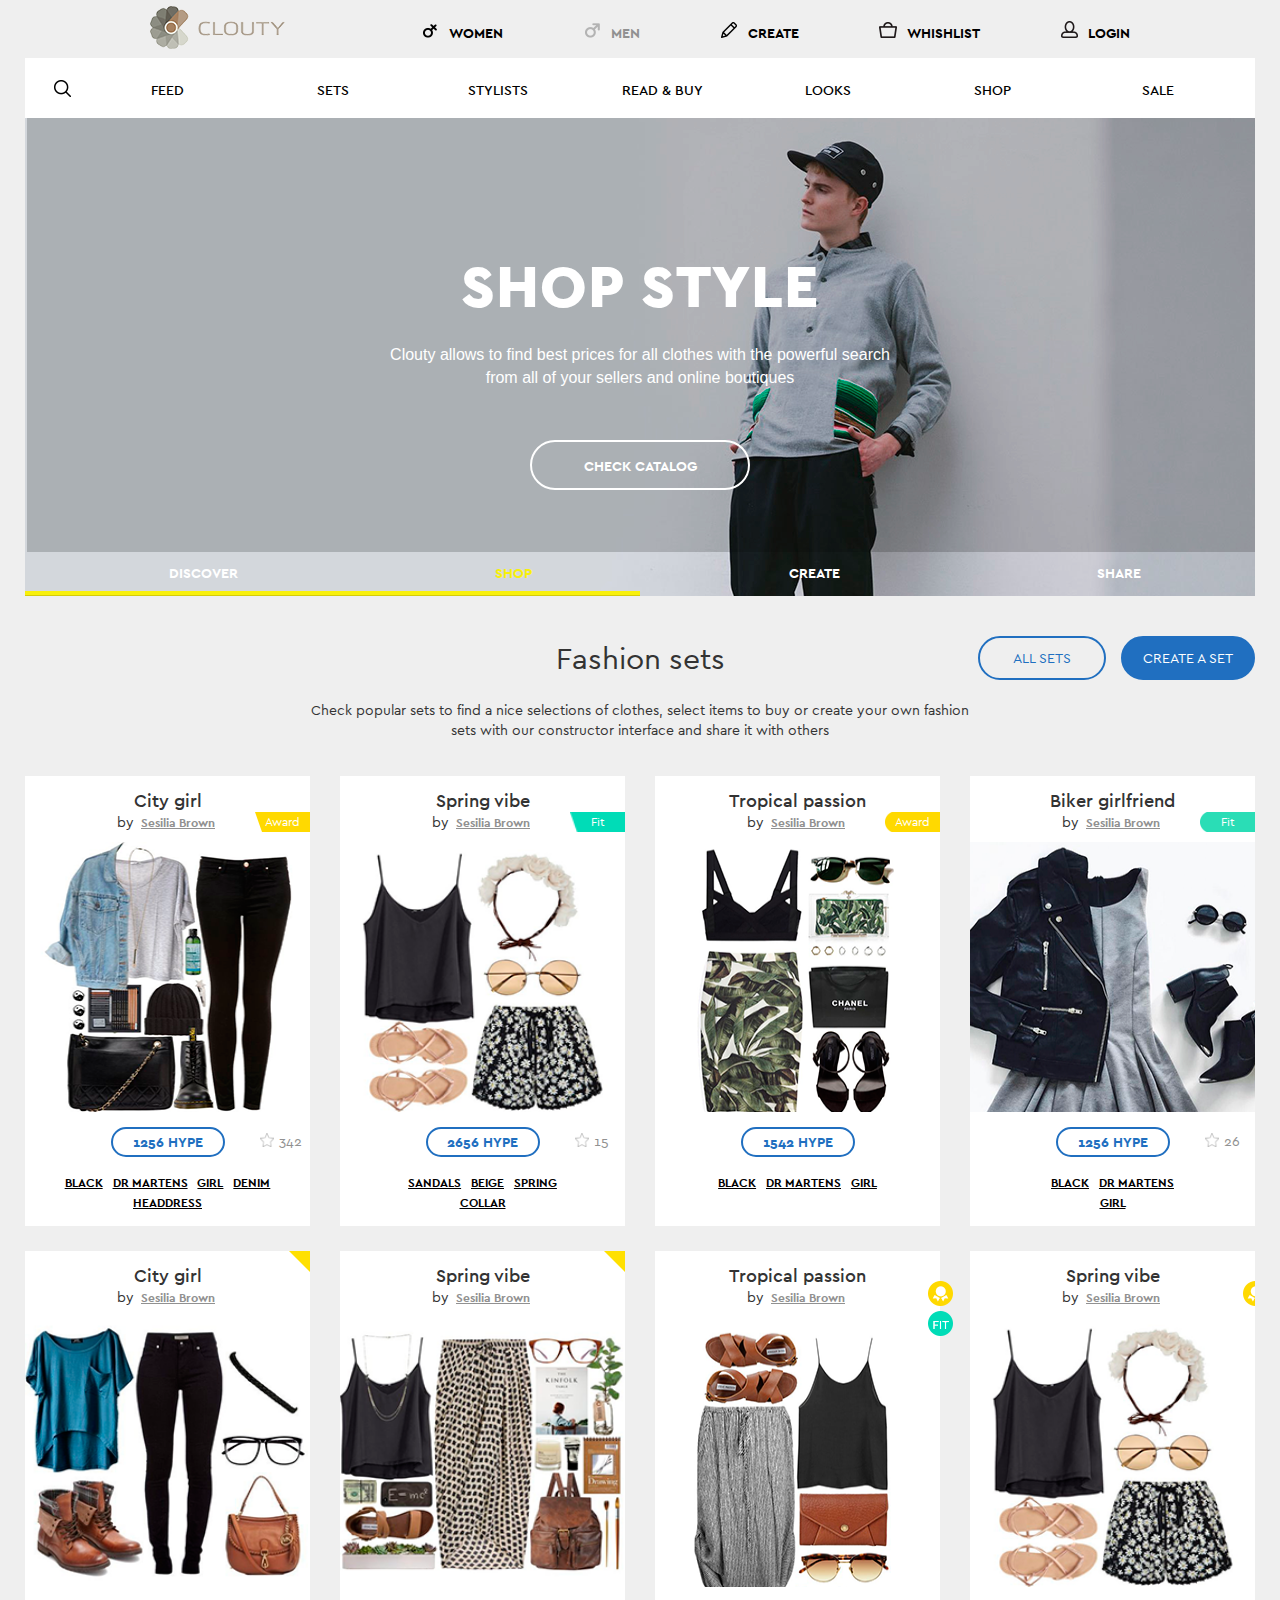
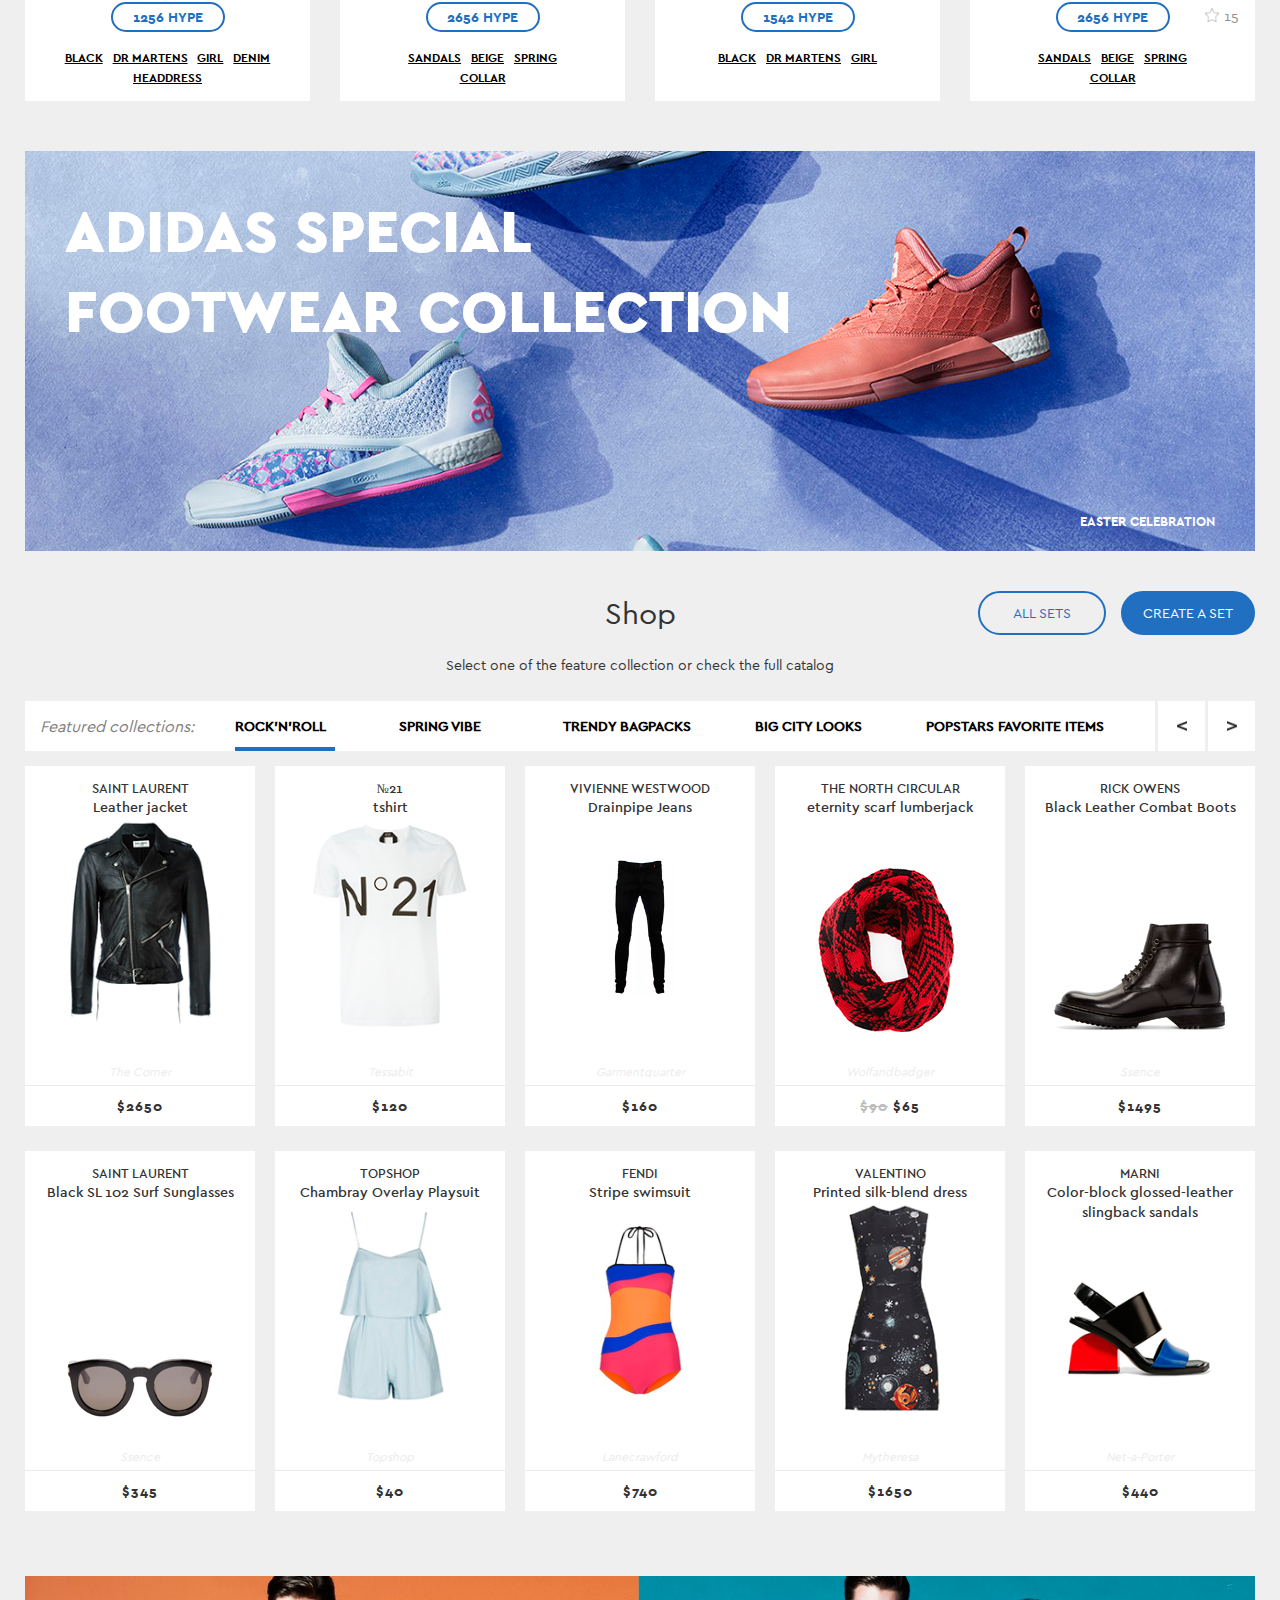
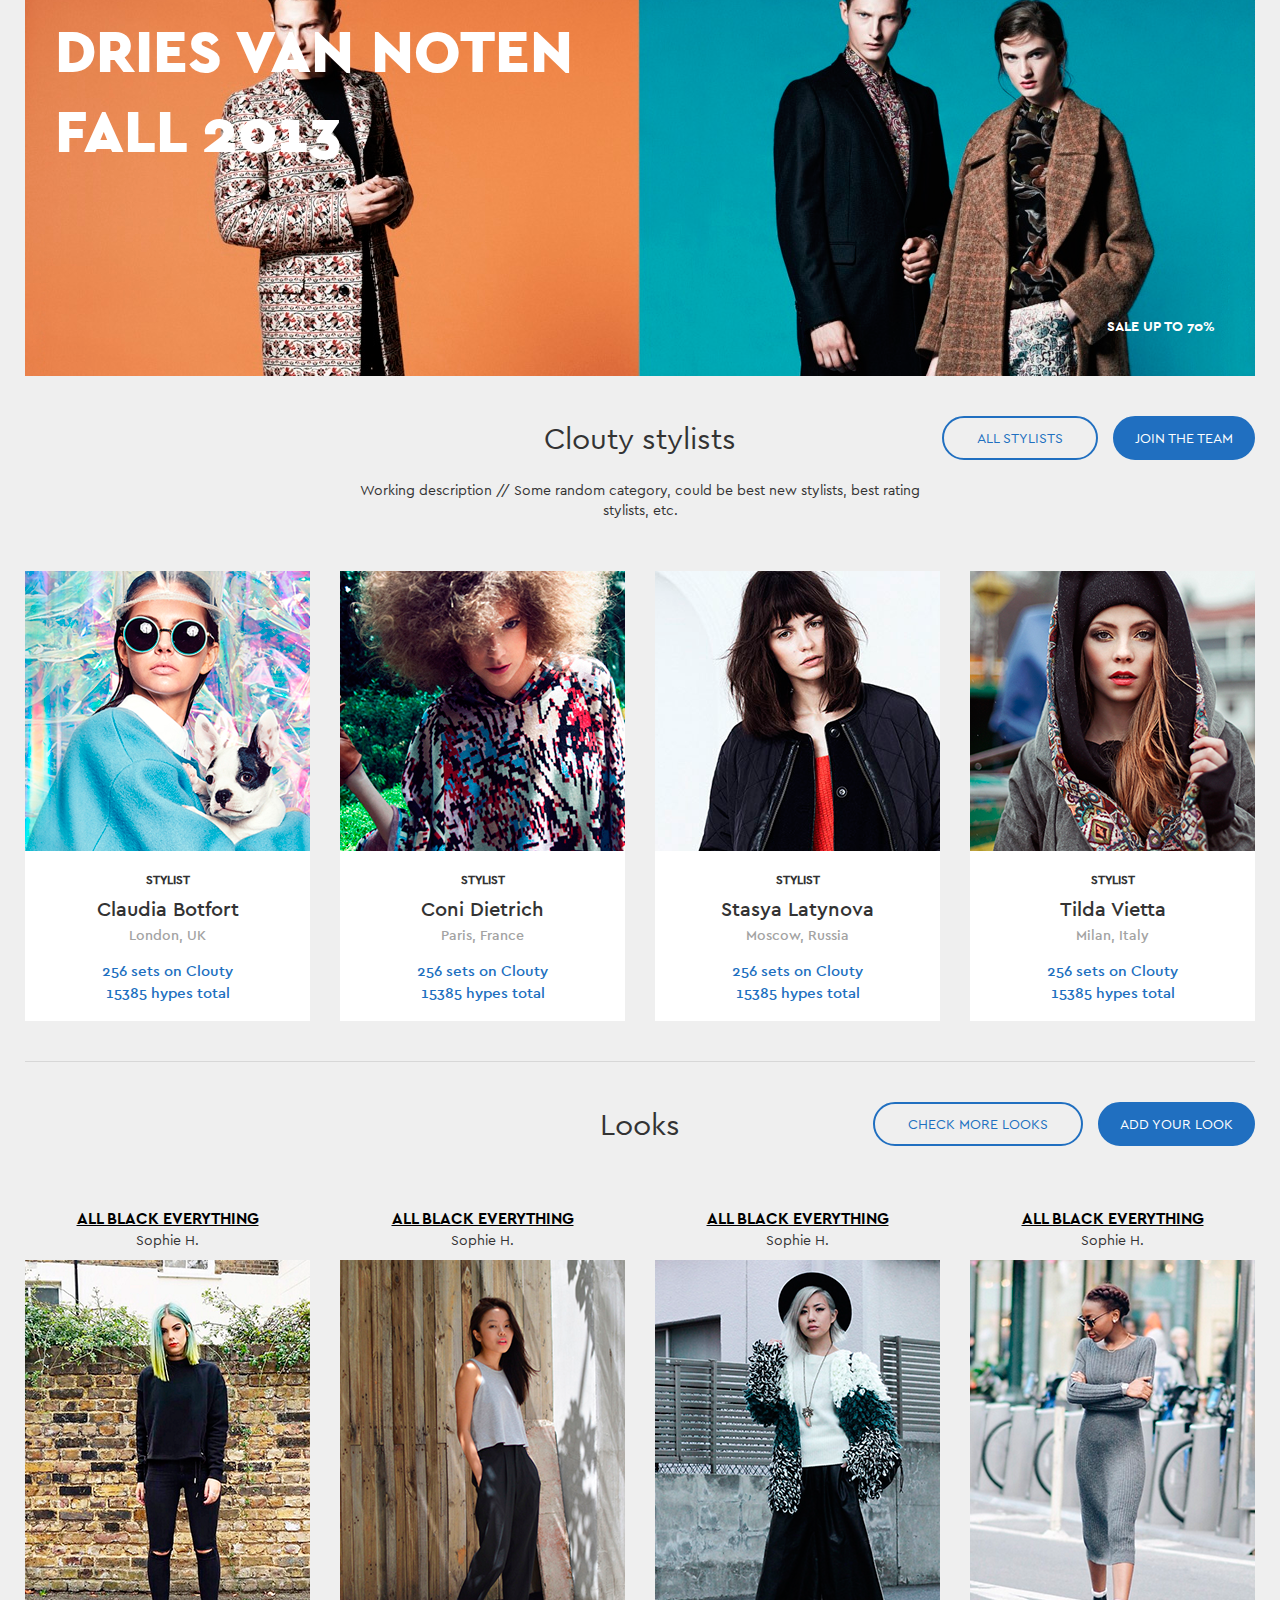
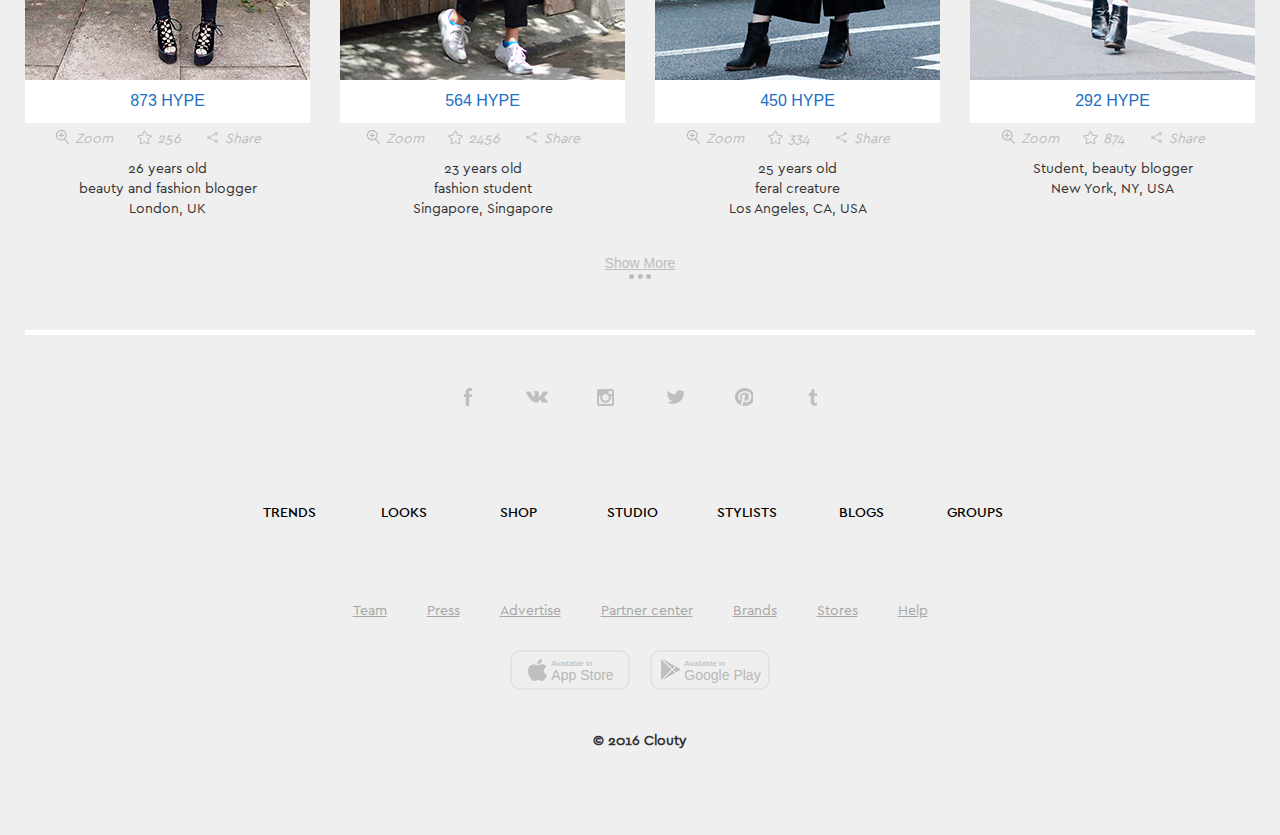
<file: index.html>
<!DOCTYPE html>
<html lang="en">
<head>
    <meta charset="UTF-8">
    <meta http-equiv="X-UA-Compatible" content="IE=edge">
    <meta name="viewport" content="width=device-width, initial-scale=1">
    <title>CLOUTY</title>
    <link href="bootstrap-3.3.7-dist/css/bootstrap.min.css" rel="stylesheet">
    <link rel="stylesheet" href="main.css">
</head>
<body>
    <div class="main-wrapper">
        <nav class="header-nav">
            <div class="container-fluid">
                <!-- Logo -->
                <div class="navbar-header">
                    <button type="button" class="navbar-toggle" data-toggle="collapse" data-target="#mainNavBar">
                        <span class="icon-bar"></span>
                        <span class="icon-bar"></span>
                        <span class="icon-bar"></span>
                    </button>
                    <a href="#" class="navbar-brand navbar-left"></a>
                </div>

                <!-- Menu Items -->
                <div class="collapse navbar-right navbar-collapse" id="mainNavBar">
                    <ul class="nav navbar-nav icons">
                        <li><a href="#"><span class="icon women-icon"></span>WOMEN</a></li>
                        <li><a href="#" class="grayed"><span class="icon men-icon"></span>MEN</a></li>
                        <li><a href="#"><span class="icon create-icon"></span>CREATE</a></li>
                        <li><a href="#"><span class="icon whishlist-icon"></span>WHISHLIST</a></li>
                        <li><a href="#"><span class="icon login-icon"></span>LOGIN</a></li>
                    </ul>
                </div>
            </div>
        </nav>
        
        <div class="const-width white">
            <nav class="another-nav">
                <a href="#" class="search-btn"><div class="search-icon"></div></a>
                <div class="options">
                    <a href="#">FEED</a>
                    <a href="#">SETS</a>
                    <a href="#">STYLISTS</a>
                    <a href="#">READ & BUY</a>
                    <a href="#">LOOKS</a>
                    <a href="#">SHOP</a>
                    <a href="#">SALE</a>
                </div>
            </nav>
        </div>

        <!---------------First banner--------------->

        <div class="container-fluid const-width first-banner">
            <h2>SHOP STYLE</h2>
            <p>
                Clouty allows to find best prices for all clothes with the powerful search
                from all of your sellers and online boutiques
            </p>
            <div class="btn-rounded btn-check-catalog">CHECK CATALOG</div>

            <div class="carousel-options">
                <a href="#">DISCOVER</a>
                <a href="#" class="active">SHOP</a>
                <a href="#">CREATE</a>
                <a href="#">SHARE</a>
            </div>
            <div class="progress">
                <div class="progress-bar"></div>
            </div>
        </div>

        <!---------------Second banner--------------->

        <div class="second-banner container-fluid const-width">
            <div class="header-box">
                <h2>Fashion sets</h2>
                <div class="btns-wrapper pull-right">
                    <div class="btn-rounded btn-all-sets">ALL SETS</div>
                    <div class="btn-rounded btn-create-set">CREATE A SET</div>
                </div>
                <p>
                    Check popular sets to find a nice selections of clothes, select items to buy or create your own fashion <br>
                    sets with our constructor interface and share it with others
                </p>
            </div>
            <div class="row pictures-set">

                <div class="col-md-3 col-sm-6">
                    <div class="white picture-cell city-girl-cell">
                        <h4>City girl</h4>
                        <p>by <a href="#" class="grayed underlined">Sesilia Brown</a> <span>Award</span></p>
                        <div class="img-wrapper">
                            <img src="assets/city-girl.png" alt="">
                        </div>
                        <div class="btn-rounded">1256 HYPE</div>
                        
                        <div class="star-rating">
                            <div class="star"></div>
                            <p>342</p>
                        </div>
                        
                        <a href="#" class="underlined">BLACK</a>
                        <a href="#" class="underlined">DR MARTENS</a>
                        <a href="#" class="underlined">GIRL</a>
                        <a href="#" class="underlined">DENIM</a>
                        <a href="#" class="underlined">HEADDRESS</a>
                    </div>
                </div>

                <div class="col-md-3 col-sm-6">
                    <div class="white picture-cell spring-vibe-cell">
                        <h4>Spring vibe</h4>
                        <p>by <a href="#" class="grayed underlined">Sesilia Brown</a> <span>Fit</span></p>
                        <div class="img-wrapper">
                            <img src="assets/spring-vibe.png" alt="">
                        </div>
                        <div class="btn-rounded">2656 HYPE</div>

                        <div class="star-rating">
                            <div class="star"></div>
                            <p>15</p>
                        </div>

                        <a href="#" class="underlined">SANDALS</a>
                        <a href="#" class="underlined">BEIGE</a>
                        <a href="#" class="underlined">SPRING</a> <br>
                        <a href="#" class="underlined">COLLAR</a>
                    </div>
                </div>

                <div class="col-md-3 col-sm-6">
                    <div class="white picture-cell tropical-passion-cell">
                        <h4>Tropical passion</h4>
                        <p>by <a href="#" class="grayed underlined">Sesilia Brown</a> <span>Award</span></p>

                        <div class="img-wrapper">
                            <img src="assets/tropical-passion.png" alt="">
                        </div>

                        <div class="btn-rounded">1542 HYPE</div>
                        <a href="#" class="underlined">BLACK</a>
                        <a href="#" class="underlined">DR MARTENS</a>
                        <a href="#" class="underlined">GIRL</a>
                    </div>
                </div>

                <div class="col-md-3 col-sm-6">
                    <div class="white picture-cell biker-girlfriend-cell">
                        <h4>Biker girlfriend</h4>
                        <p>by <a href="#" class="grayed underlined">Sesilia Brown</a> <span>Fit</span></p>

                        <div class="img-wrapper">
                            <img src="assets/biker-girlfriend.png" alt="">
                        </div>

                        <div class="btn-rounded">1256 HYPE</div>

                        <div class="star-rating">
                            <div class="star"></div>
                            <p>26</p>
                        </div>

                        <a href="#" class="underlined">BLACK</a>
                        <a href="#" class="underlined">DR MARTENS</a> <br>
                        <a href="#" class="underlined">GIRL</a>
                    </div>
                </div>

                <!---------------Clone Cells--------------->

                <div class="col-md-3 col-sm-6">
                    <div class="white picture-cell city-girl-cell-clone">
                        <h4>City girl</h4>
                        <p>by <a href="#" class="grayed underlined">Sesilia Brown</a></p>
                        <div class="img-wrapper">
                            <img src="assets/city-girl-clone.png" alt="">
                        </div>
                        <div class="btn-rounded">1256 HYPE</div>

                        <a href="#" class="underlined">BLACK</a>
                        <a href="#" class="underlined">DR MARTENS</a>
                        <a href="#" class="underlined">GIRL</a>
                        <a href="#" class="underlined">DENIM</a>
                        <a href="#" class="underlined">HEADDRESS</a>
                    </div>
                </div>

                <div class="col-md-3 col-sm-6">
                    <div class="white picture-cell spring-vibe-cell-clone">
                        <h4>Spring vibe</h4>
                        <p>by <a href="#" class="grayed underlined">Sesilia Brown</a></p>
                        <div class="img-wrapper">
                            <img src="assets/spring-vibe-clone.png" alt="">
                        </div>
                        <div class="btn-rounded">2656 HYPE</div>

                        <a href="#" class="underlined">SANDALS</a>
                        <a href="#" class="underlined">BEIGE</a>
                        <a href="#" class="underlined">SPRING</a> <br>
                        <a href="#" class="underlined">COLLAR</a>
                    </div>
                </div>

                <div class="col-md-3 col-sm-6">
                    <div class="white picture-cell tropical-passion-cell-clone">
                        <h4>Tropical passion</h4>
                        <p>by <a href="#" class="grayed underlined">Sesilia Brown</a></p>

                        <div class="img-wrapper">
                            <img src="assets/tropical-passion-clone.png" alt="">
                        </div>

                        <div class="btn-rounded">1542 HYPE</div>
                        <a href="#" class="underlined">BLACK</a>
                        <a href="#" class="underlined">DR MARTENS</a>
                        <a href="#" class="underlined">GIRL</a>
                    </div>
                </div>

                <div class="col-md-3 col-sm-6">
                    <div class="white picture-cell biker-girlfriend-cell-clone">
                        <h4>Spring vibe</h4>
                        <p>by <a href="#" class="grayed underlined">Sesilia Brown</a></p>

                        <div class="img-wrapper">
                            <img src="assets/spring-vibe.png" alt="">
                        </div>

                        <div class="btn-rounded">2656 HYPE</div>

                        <div class="star-rating">
                            <div class="star"></div>
                            <p>15</p>
                        </div>

                        <a href="#" class="underlined">SANDALS</a>
                        <a href="#" class="underlined">BEIGE</a>
                        <a href="#" class="underlined">SPRING</a> <br>
                        <a href="#" class="underlined">COLLAR</a>
                    </div>
                </div>

            </div>
        </div>

        <!---------------Third banner--------------->

        <div class="third-banner container-fluid const-width">
            <h2>ADIDAS SPECIAL <br>
                FOOTWEAR COLLECTION</h2>

            <p>EASTER CELEBRATION</p>
        </div>

        <!---------------Fourth banner--------------->

        <div class="fourth-banner container-fluid const-width">
            <div class="header-box">
                <h2>Shop</h2>
                <div class="btns-wrapper pull-right">
                    <div class="btn-rounded btn-all-sets">ALL SETS</div>
                    <div class="btn-rounded btn-create-set">CREATE A SET</div>
                </div>
                <p>
                    Select one of the feature collection or check the full catalog
                </p>
            </div>
        </div>

        <!---------------Scrollable nav--------------->

        <div class="scrollable-nav const-width">
            <div class="list-header">
                <p>Featured collections:</p>
            </div>
            <div class="list">
                <a href="#" class="list-item active">ROCK'N'ROLL</a>
                <a href="#" class="list-item">SPRING VIBE</a>
                <a href="#" class="list-item">TRENDY BAGPACKS</a>
                <a href="#" class="list-item">BIG CITY LOOKS</a>
                <a href="#" class="list-item">POPSTARS FAVORITE ITEMS</a>
            </div>
            <div class="list-controls">
                <div><span class="arrow-left"></span></div><div><span class="arrow-right"></span></div>
            </div>
        </div>

        <!---------------Fifth banner--------------->

        <div class="fifth-banner">
            <div class="items-row">
                <div class="item-cell-wrapper">
                    <div class="item-cell">
                        <div class="item-cell-content">
                            <h3>SAINT LAURENT</h3>
                            <p class="item-info">Leather jacket</p>
                            <div class="img-wrapper">
                                <img src="assets/items/jacket.png" alt="jacket">
                            </div>
                            <small>The Corner</small>
                            <div class="star"></div>
                        </div>
                        <p class="price">$2650</p>
                    </div>
                </div>
                <div class="item-cell-wrapper">
                    <div class="item-cell">
                        <div class="item-cell-content">
                            <h3>№21</h3>
                            <p class="item-info">tshirt</p>
                            <div class="img-wrapper">
                                <img src="assets/items/21-tshirt.png" alt="tshirt">
                            </div>
                            <div class="star"></div>
                            <small>Tessabit</small>
                        </div>
                        <p class="price">$120</p>
                    </div>
                </div>
                <div class="item-cell-wrapper">
                    <div class="item-cell">
                        <div class="item-cell-content">
                            <h3>VIVIENNE WESTWOOD</h3>
                            <p class="item-info">Drainpipe Jeans</p>
                            <div class="img-wrapper">
                                <img src="assets/items/jeans.png" alt="jeans">
                            </div>
                            <div class="star"></div>
                            <small>Garmentquarter</small>
                        </div>
                        <p class="price">$160</p>
                    </div>
                </div>
                <div class="item-cell-wrapper">
                    <div class="item-cell">
                        <div class="item-cell-content">
                            <h3>THE NORTH CIRCULAR</h3>
                            <p class="item-info">eternity scarf lumberjack</p>
                            <div class="img-wrapper">
                                <img src="assets/items/scarf.png" alt="scarf">
                            </div>
                            <div class="star"></div>
                            <small>Wolfandbadger</small>
                        </div>
                        <p class="price"><span class="ex-price">$90</span> $65</p>
                    </div>
                </div>
                <div class="item-cell-wrapper">
                    <div class="item-cell">
                        <div class="item-cell-content">
                            <h3>RICK OWENS</h3>
                            <p class="item-info">Black Leather Combat Boots</p>
                            <div class="img-wrapper">
                                <img src="assets/items/boots.png" alt="boots">
                            </div>
                            <div class="star"></div>
                            <small>Ssence</small>
                        </div>
                        <p class="price">$1495</p>
                    </div>
                </div>
                <div class="item-cell-wrapper">
                    <div class="item-cell">
                        <div class="item-cell-content">
                            <h3>SAINT LAURENT</h3>
                            <p class="item-info">Black SL 102 Surf Sunglasses</p>
                            <div class="img-wrapper">
                                <img src="assets/items/sunglasses.png" alt="sunglasses">
                            </div>
                            <div class="star"></div>
                            <small>Ssence</small>
                        </div>
                        <p class="price">$345</p>
                    </div>
                </div>
                <div class="item-cell-wrapper">
                    <div class="item-cell">
                        <div class="item-cell-content">
                            <h3>TOPSHOP</h3>
                            <p class="item-info">Chambray Overlay Playsuit</p>
                            <div class="img-wrapper">
                                <img src="assets/items/playsuit.png" alt="playsuit">
                            </div>
                            <div class="star"></div>
                            <small>Topshop</small>
                        </div>
                        <p class="price">$40</p>
                    </div>
                </div>
                <div class="item-cell-wrapper">
                    <div class="item-cell">
                        <div class="item-cell-content">
                            <h3>FENDI</h3>
                            <p class="item-info">Stripe swimsuit</p>
                            <div class="img-wrapper">
                                <img src="assets/items/swimsuit.png" alt="swimsuit">
                            </div>
                            <div class="star"></div>
                            <small>Lanecrawford</small>
                        </div>
                        <p class="price">$740</p>
                    </div>
                </div>
                <div class="item-cell-wrapper">
                    <div class="item-cell">
                        <div class="item-cell-content">
                            <h3>VALENTINO</h3>
                            <p class="item-info">Printed silk-blend dress</p>
                            <div class="img-wrapper">
                                <img src="assets/items/dress.png" alt="dress">
                            </div>
                            <div class="star"></div>
                            <small>Mytheresa</small>
                        </div>
                        <p class="price">$1650</p>
                    </div>
                </div>
                <div class="item-cell-wrapper">
                    <div class="item-cell">
                        <div class="item-cell-content">
                            <h3>MARNI</h3>
                            <p class="item-info">Color-block glossed-leather  slingback sandals</p>
                            <div class="img-wrapper">
                                <img src="assets/items/sandals.png" alt="sandals">
                            </div>
                            <div class="star"></div>
                            <small>Net-a-Porter</small>
                        </div>
                        <p class="price">$440</p>
                    </div>
                </div>
            </div>
        </div>

        <!--------------Sixth banner--------------->

        <div class="sixth-banner">
            <h2>
                dries van noten <br>
                fall 2013
            </h2>
            <p>sale up to 70%</p>
        </div>

        <!--------------Seventh banner--------------->

        <div class="seventh-banner const-width">
            <div class="header-box">
                <h2>Clouty stylists</h2>
                <div class="btns-wrapper pull-right">
                    <div class="btn-rounded btn-all-sets">ALL STYLISTS</div>
                    <div class="btn-rounded btn-create-set">JOIN THE TEAM</div>
                </div>
                <p>
                    Working description // Some random category, could be best new stylists, best rating <br>
                    stylists, etc.
                </p>
            </div>
            <div class="row stylists">
                <div class="col-md-3 col-sm-6 stylist-wrapper">
                    <div class="stylist-info">
                        <img src="assets/stylist/claudia-botfort.png" class="img-responsive" alt="Claudia Botfort">
                        <p>Stylist</p>
                        <h4>Claudia Botfort</h4>
                        <small>London, UK</small>
                        <div class="stylist-links">
                            <a href="#">256 sets on Clouty</a>
                            <a href="#">15385 hypes total</a>
                        </div>
                    </div>
                </div>
                <div class="col-md-3 col-sm-6 stylist-wrapper">
                    <div class="stylist-info">
                        <img src="assets/stylist/coni-dietrich.png" class="img-responsive" alt="Coni Dietrich">
                        <p>Stylist</p>
                        <h4>Coni Dietrich</h4>
                        <small>Paris, France</small>
                        <div class="stylist-links">
                            <a href="#">256 sets on Clouty</a>
                            <a href="#">15385 hypes total</a>
                        </div>
                    </div>
                </div>
                <div class="col-md-3 col-sm-6 stylist-wrapper">
                    <div class="stylist-info">
                        <img src="assets/stylist/stasya-latynova.png" class="img-responsive" alt="Stasya Latynova">
                        <p>Stylist</p>
                        <h4>Stasya Latynova</h4>
                        <small>Moscow, Russia</small>
                        <div class="stylist-links">
                            <a href="#">256 sets on Clouty</a>
                            <a href="#">15385 hypes total</a>
                        </div>
                    </div>
                </div>
                <div class="col-md-3 col-sm-6 stylist-wrapper">
                    <div class="stylist-info">
                        <img src="assets/stylist/tilda-vietta.png" class="img-responsive" alt="Tilda Vietta">
                        <p>Stylist</p>
                        <h4>Tilda Vietta</h4>
                        <small>Milan, Italy</small>
                        <div class="stylist-links">
                            <a href="#">256 sets on Clouty</a>
                            <a href="#">15385 hypes total</a>
                        </div>
                    </div>
                </div>
            </div>
        </div>

        <!--------------Eighth banner--------------->

        <div class="eighth-banner const-width">
            <div class="header-box">
                <h2>Looks</h2>
                <div class="btns-wrapper pull-right">
                    <div class="btn-rounded btn-all-sets">Check more looks</div>
                    <div class="btn-rounded btn-create-set">Add your look</div>
                </div>
            </div>
            <div class="row looks">
                <div class="col-md-3 col-sm-6 look-wrapper">
                    <a href="#" class="look-name">All black everything</a>
                    <small>Sophie H.</small>
                    <div class="looks-img-wrapper">
                        <img src="assets/looks/all-black.png" alt="Sophie H" class="img-responsive">
                        <button class="hype hype-1"></button>
                    </div>
                    <div class="things-wrapper">
                        <div class="zoom-thing">Zoom</div>
                        <div class="star-thing">256</div>
                        <div class="share-thing">Share</div>
                    </div>
                    <p>
                        26 years old <br>
                        beauty and fashion blogger <br>
                        London, UK
                    </p>
                </div>
                <div class="col-md-3 col-sm-6 look-wrapper">
                    <a href="#" class="look-name">All black everything</a>
                    <small>Sophie H.</small>
                    <div class="looks-img-wrapper">
                        <img src="assets/looks/pared-down.png" alt="Sophie H" class="img-responsive">
                        <button class="hype hype-2"></button>
                    </div>
                    <div class="things-wrapper">
                        <div class="zoom-thing">Zoom</div>
                        <div class="star-thing">2456</div>
                        <div class="share-thing">Share</div>
                    </div>
                    <p>
                        23 years old <br>
                        fashion student <br>
                        Singapore, Singapore
                    </p>
                </div>
                <div class="col-md-3 col-sm-6 look-wrapper">
                    <a href="#" class="look-name">All black everything</a>
                    <small>Sophie H.</small>
                    <div class="looks-img-wrapper">
                        <img src="assets/looks/tokyo.png" alt="Sophie H" class="img-responsive">
                        <button class="hype hype-3"></button>
                    </div>
                    <div class="things-wrapper">
                        <div class="zoom-thing">Zoom</div>
                        <div class="star-thing">334</div>
                        <div class="share-thing">Share</div>
                    </div>
                    <p>
                        25 years old <br>
                        feral creature <br>
                        Los Angeles, CA, USA
                    </p>
                </div>
                <div class="col-md-3 col-sm-6 look-wrapper">
                    <a href="#" class="look-name">All black everything</a>
                    <small>Sophie H.</small>
                    <div class="looks-img-wrapper">
                        <img src="assets/looks/sweater-dress.png" alt="Sophie H" class="img-responsive">
                        <button class="hype hype-4"></button>
                    </div>
                    <div class="things-wrapper">
                        <div class="zoom-thing">Zoom</div>
                        <div class="star-thing">874</div>
                        <div class="share-thing">Share</div>
                    </div>
                    <p>
                        Student, beauty blogger <br>
                        New York, NY, USA
                    </p>
                </div>
            </div>
            <a class="show-more">Show More</a>
            <div class="dots">
                <span></span>
                <span></span>
                <span></span>
            </div>
        </div>

        <div class="line const-width"></div>


        <!----------- Footer ----------->

        <footer>
            <div class="trinkets-wrapper">
                <div class="facebook"></div>
                <div class="vk"></div>
                <div class="insta"></div>
                <div class="twitter"></div>
                <div class="pinterest"></div>
                <div class="tumblr"></div>
            </div>

            <div class="footer-nav">
                <nav class="another-nav">
                    <div class="options">
                        <a href="#">TRENDS</a>
                        <a href="#">LOOKS</a>
                        <a href="#">SHOP</a>
                        <a href="#">STUDIO</a>
                        <a href="#">STYLISTS</a>
                        <a href="#">BLOGS</a>
                        <a href="#">GROUPS</a>
                    </div>
                </nav>
            </div>

            <div class="footer-options">
                <a href="#">Team</a>
                <a href="#">Press</a>
                <a href="#">Advertise</a>
                <a href="#">Partner center</a>
                <a href="#">Brands</a>
                <a href="#">Stores</a>
                <a href="#">Help</a>
            </div>

            <div class="footer-btns">
                <button class="btn-app-store">
                    <div class="apple"></div>
                    <div class="footer-btns-content">
                        <small>Available in</small>
                        <p>App Store</p>
                    </div>
                </button>
                <button class="btn-google-play">
                    <div class="google"></div>
                    <div class="footer-btns-content">
                        <small>Available in</small>
                        <p>Google Play</p>
                    </div>
                </button>
            </div>

            <p class="trade-mark">© 2016 Clouty</p>

        </footer>



    </div>

    <!-- jQuery (necessary for Bootstrap's JavaScript plugins) -->
    <script src="https://ajax.googleapis.com/ajax/libs/jquery/1.12.4/jquery.min.js"></script>
    <!-- Include all compiled plugins (below), or include individual files as needed -->
    <script src="bootstrap-3.3.7-dist/js/bootstrap.min.js"></script>
</body>
</html>
</file>
<file: main.css>
* {
    margin:  0;
    padding: 0;
}

body {
    background-color: #efefef;
}

a {
    color: black;
}

a:hover {
    color: #206fc0;
}

.main-wrapper {
    background-color: #efefef;
    width: 100%;
    height: 100%;
    overflow: hidden;

    padding-bottom: 75px;
}

.const-width {
    max-width: 1230px;
    margin: auto;
}

.white {
    background-color: white;
}

.btn-rounded {
    border-radius: 50px;
    cursor: pointer;
}

.grayed {
    color: #919191;
}

.underlined {
    text-decoration: underline;
}



/********** Fonts **********/
@font-face {
    font-family: ceraproBlack;
    src: url(assets/Webfonts/cerapro_black_cyrillic/cerapro-black-webfont.ttf);
}

@font-face {
    font-family: ceraproBlackItalic;
    src: url(assets/Webfonts/cerapro_blackitalic_cyrillic/cerapro-blackitalic-webfont.ttf);
}

@font-face {
    font-family: ceraproBold;
    src: url(assets/Webfonts/cerapro_bold_cyrillic/cerapro-bold-webfont.ttf);
}

@font-face {
    font-family: ceraproBoldItalic;
    src: url(assets/Webfonts/cerapro_bolditalic_cyrillic/cerapro-bolditalic-webfont.ttf);
}

@font-face {
    font-family: ceraproMedium;
    src: url(assets/Webfonts/cerapro_medium_cyrillic/cerapro-medium-webfont.ttf);
}

@font-face {
    font-family: ceraproRegular;
    src: url(assets/Webfonts/cerapro_regular_cyrillic/cerapro-regular-webfont.ttf);
}

/********** NavBar **********/

.header-nav {
    max-width: 1070px;
    margin: auto;
}

.navbar-brand {
    background: no-repeat url('assets/logo.png');
    width: 135px;
    height: 43px;
    margin-left:  30px;
    margin-top:    6px;
    margin-bottom: 6px;
}

.navbar-right li {
    text-align: center;
    font-family: ceraproBold;
}

/********** Icons **********/

.icons li:first-child {
    margin: 0;
}

.icons li {
    margin-left: 50px;
}

.icon {
    width:  18px;
    height: 23px;

    display: inline-block;

    margin-right: 10px;
}

.women-icon {
    background: no-repeat bottom url('assets/symbols/female-gender.png');
}

.men-icon {
    background: no-repeat bottom url('assets/symbols/male-gender.png');
}

.create-icon {
    background: no-repeat bottom url('assets/symbols/create-copy.png');
}

.whishlist-icon {
    background: no-repeat bottom url('assets/symbols/commerce.png');
}

.login-icon {
    background: no-repeat bottom url('assets/symbols/user.png');
}

.navbar-toggle .icon-bar {
    display: block;
    width: 22px;
    height: 2px;
    background-color: black;
    border-radius: 1px;
}

/********** AnotherNav **********/

.another-nav {
    display: flex;
    align-items: center;

}

.another-nav ul {
    width: 100%;
    display: flex;
    justify-content: space-between;
}

.options {
    width: 100%;
    height: 60px;

    padding-right: 15px;

    display: flex;
    justify-content: space-between;
}

.options a {
    padding: 15px 0;
    line-height: 35px;

    width: 100%;
    text-align: center;
    transition: all 0.5s 0s ease-in-out;

    font-family: ceraproMedium;
}

.options a:hover {
    text-decoration: none;
    color: black;
    background-color: #efefef;
}

.search-btn {
    width:  60px;
    height: 60px;
}

.search-icon {
    background: no-repeat center url('assets/symbols/search.png');
    width:  45px;
    height: 60px;
    margin-left: 15px;
}

.search-icon:hover {
    background-color: #efefef;
}

/********** Banner-1 **********/

.first-banner {
    height: 478px;
    background: no-repeat center url('assets/shop-style-bg.png');
    background-size: cover;

    position: relative;

    overflow: hidden;
}

.first-banner h2 {
    margin-top: 135px;
    margin-bottom: 25px;

    text-align: center;
    color: white;
    font-size: 60px;
    letter-spacing: 1px;
    font-family: ceraproBlack;
}

.first-banner p {
    text-align: center;
    color: white;
    font-size: 16px;

    max-width: 525px;
    margin: auto;
}

.btn-check-catalog {
    width:  220px;
    height: 50px;

    border: 2px solid white;

    text-align: center;
    line-height: 48px;
    color: white;
    font-family: ceraproBold;

    margin: 50px auto;
}

.btn-check-catalog:hover {
    border-color: #f8f00b;
    color:        #f8f00b;
}

.carousel-options {
    display: flex;

    width: 100%;

    padding-top: 25px;

    margin: auto;

    justify-content: space-around;

    position: absolute;

    bottom: 13px;

    font-family: ceraproBold;
}

.carousel-options .active {
    color: #f8f00b;
}

.carousel-options a {
    color: white;
}

.carousel-options a:hover {
    color: #f8f00b;
    text-decoration: none;
}

.first-banner .progress {
    background: none;
    border:     none;
    box-shadow: none;

    height: 13px;

    border-radius: 0;

    position: absolute;
    width: 100%;

    bottom: 0;

    margin-left: -15px;
    margin-bottom: 0;
}

.first-banner .progress-bar {
    width: 50%;
    background-color: #f8f00b;
    height: 5px;

    position: absolute;
    bottom: 0;
}

/********** Banner-2 **********/

.second-banner {
    overflow: hidden;
    padding: 0;
}

.header-box {
    text-align: center;
    position: relative;
    margin-top: 25px;
    padding: 1px 0;
    font-family: ceraproRegular;
}

.header-box h2 {
    margin-bottom: 25px;
}

.header-box .btns-wrapper {
    display: flex;

    position: absolute;
    right:  0;
    top:    15px;

    text-transform: uppercase;
}

.btns-wrapper .btn-all-sets {
    border: 2px solid #206fc0;
    padding: 10px 33px;
    color: #206fc0;
    transition: all 0.5s 0s ease-in-out;
}

.btns-wrapper .btn-all-sets:hover {
    background-color: #206fc0;
    color: white;
}

.btns-wrapper .btn-create-set {
    border: 2px solid #206fc0;
    background-color: #206fc0;
    padding: 10px 20px;
    color: white;
    margin-left: 15px;
    transition: all 0.5s 0s ease-in-out;
}

.btns-wrapper .btn-create-set:hover {
    background: none;
    color: #206fc0;
}

/***** actual banner *****/

.pictures-set {
    padding: 25px 0;
}

.picture-cell {
    text-align: center;
    padding: 15px 0;
    position: relative;
    height:    450px;
    max-width: 285px;
    margin: auto;
    margin-bottom: 25px;
}

.picture-cell h4 {
    margin-bottom: 1px;
    margin-top: 0;

    font-family: ceraproMedium;
}

.picture-cell p {
    position: relative;
    font-family: ceraproRegular;

}

.img-wrapper {
    height: 270px;
}

.picture-cell img {
    margin: auto;
    height: auto;
    width: 100%;
    max-height: 100%;
}

.picture-cell span {
    position: absolute;
    right: 0;
    color: white;

    text-align: center;

    font-size: 12px;
    line-height: 20px;

    width:  55px;
    height: 20px;

    font-family: ceraproRegular;

}

.picture-cell .btn-rounded {
    border: 2px solid #206fc0;
    color: #206fc0;

    margin: 15px auto;

    line-height: 27px;

    width: 114px;
    height: 30px;

    font-family: ceraproBold;
}

.picture-cell .btn-rounded:hover {
    background-color: #206fc0;
    color: white;
}

.picture-cell .star-rating {
    position: absolute;
    bottom: 75px;
    right:  0px;

    width: 50px;

    display: flex;
    align-items: center;
}

.star-rating p {
    margin: 0;
    color: #919191;
}

.star {
    width:  14px;
    height: 14px;

    margin-right: 5px;
    margin-bottom: 3px;

    background: no-repeat url('assets/symbols/star-sprite.png');
    background-size: 14px 42px;
    cursor: pointer;
}

.star:hover {
    background-position-y: -14px;
}

.star:active {
    background-position-y: -28px;
}

.picture-cell a {
    margin-left:  3px;
    margin-right: 3px;
    font-weight: bold;
    font-size: 12px;

    font-family: ceraproBold;
}

.picture-cell a:hover {
    color: #919191;
}

.city-girl-cell span {
    background: no-repeat url('assets/shapes/yellow-rectangle.png');
    background-size: cover;
}

.spring-vibe-cell span {
    background: no-repeat url('assets/shapes/geen-rectangle.png');
    background-size: cover;
}

.tropical-passion-cell span {
    background: no-repeat url('assets/shapes/yellow-rounded-rectangle.png');
    background-size: cover;
}

.biker-girlfriend-cell span {
    background: no-repeat url('assets/shapes/geen-rounded-rectangle.png');
    background-size: cover;
}

/********** picture cell's clones **********/

.city-girl-cell-clone:after, .spring-vibe-cell-clone:after {
    content: " ";
    position: absolute;
    top: 0;
    right: 0;
    background: no-repeat url('assets/shapes/triangle.png');
    display: block;
    width:  21px;
    height: 21px;
}

.biker-girlfriend-cell-clone:after, .tropical-passion-cell-clone:after {
    content: " ";
    position: absolute;
    top:   30px;
    right: -12.5px;
    background: no-repeat url('assets/shapes/badge.png');
    display: block;
    width:  25px;
    height: 25px;
}

.tropical-passion-cell-clone:before {
    content: " ";
    position: absolute;
    top:    60px;
    right: -12.5px;
    background: no-repeat url('assets/shapes/fit-badge.png');
    display: block;
    width:  25px;
    height: 25px;
}

/********** Third banner **********/

.third-banner {
    height: 400px;
    background: no-repeat center url('assets/adidas-easter-celebration-special-footwear-collection.png');
    background-size: cover;
    padding: 20px 40px;
    box-sizing: border-box;

    color: white;

    position: relative;
}

.third-banner h2 {
    font-size: 60px;

    line-height: 80px;

    font-family: ceraproBlack;
}

.third-banner p {
    position: absolute;
    right:  40px;
    bottom: 20px;
    margin: 0;

    font-size: 13px;

    font-family: ceraproBold;
}


/********** fourth banner **********/

.fourth-banner {
    padding: 0;
}

.scrollable-nav {
    display: flex;
    justify-content: space-between;
    align-items: center;
    background-color: white;

    margin: 15px auto;
}

.list-header {
    min-width: 180px;
    padding-left: 15px;
    height: 100%;
}

.list-header p {
    margin: 0;
    color: grey;
    font-size: 16px;

    font-family: ceraproRegular;
    font-style: italic;
}

.list-item {
    display: inline-block;
    min-width: 100px;
    margin: 0 30px;
    box-sizing: border-box;

    font-weight: bold;
    height: 50px;

    font-family: ceraproMedium;
}

.list-item:hover {
    text-decoration: none;
}

.list-item.active {
    border-bottom: 4px solid #206fc0;
}

.list {
    overflow-x: scroll;
    overflow-y: hidden;
    white-space: nowrap;


    line-height: 50px;
    height: 50px;

    width: 100%;
}

.list-controls {
    min-width: 100px;
}

.list-controls div{
    width: 50px;
    height: 50px;
    box-sizing: border-box;
    border-left: 3px solid #efefef;

    display: inline-flex;
    align-items: center;
    justify-content: center;

    cursor: pointer;
}

.arrow-left {
    width:  10px;
    height: 10px;

    background: no-repeat url('assets/symbols/arrow-left.png');
    background-size: 10px 20px;
}

.arrow-right {
    width:  10px;
    height: 10px;

    background: no-repeat url('assets/symbols/arrow-right.png');
    background-size: 10px 20px;
}

.list-controls div:hover {
    background-color: lightgray;
}

.list-controls div:hover span {
    background-position-y: -10px;
}

/********* Fifth banner **********/

.fifth-banner {
    max-width: 1230px;
    margin: auto;
}

.fifth-banner .items-row {
    margin: 0 -10px;
    display: flex;
    flex-wrap: wrap;
}

.item-cell-wrapper {
    width: 20%;
    box-sizing: border-box;
    padding: 0 10px;
    margin-bottom: 25px;
}

.item-cell {
    margin: auto;

    cursor: pointer;

    box-sizing: border-box;
    height: 360px;
    max-width: 230px;
    background-color: white;

    text-align: center;
}

.item-cell-content {
    position: relative;
    height: 320px;
    padding-top: 12px;
    border-top: 3px solid white;
}

.item-cell h3 {
    font-size: 13px;
    margin-top:    0;
    margin-bottom: 2px;

    font-family: ceraproMedium;
}

.item-cell .item-info {
    font-family: ceraproMedium;
}

.item-cell .img-wrapper {
    height: 215px;
    position: relative;
}

.item-cell img {
    max-height: 215px;
    position: absolute;
    bottom: 10px;
    left: 0;
    right: 0;
    margin: auto;
}

.item-cell small {
    position: absolute;
    bottom: 0;
    left:   0;
    right:  0;
    display: block;
    color: #ebebeb;
    padding-bottom: 5px;
    border-bottom: 1px solid #ebebeb;

    font-family: ceraproRegular;
    font-style: italic;
}

.item-cell .star {
    position: absolute;
    bottom: 4px;
    right:  15px;
    opacity: 0;
    transition: all 0.5s 0s ease-in-out;
}

.item-cell-content:hover{
    border-top: 3px solid #206fc0;
}

.item-cell-content:hover .star {
    opacity: 1;
}

.item-cell-content:active .star {
    display: block;
    background-position-y: -28px;
}

.item-cell .price {
    padding: 10px 0;
    margin: 0;
    font-weight: bold;
    letter-spacing: 1px;
    transition: all 0.5s 0s ease-in-out;

    font-family: ceraproBold;
}

.ex-price {
    color: #bdbcbc;
    text-decoration: line-through;
}

.price:hover {
    background-color: #206fc0;
    color: white;
}


/********* Sixth banner **********/

.sixth-banner {
    margin: auto;
    margin-top: 40px;
    max-width: 1230px;

    position: relative;

    padding: 5px;

    height: 400px;

    background: no-repeat url('assets/noten-orange.png');
    background-size: cover;
}

.sixth-banner h2 {
    margin-left: 25px;
    margin-top:  30px;
    font-size:   60px;
    text-transform: uppercase;
    color: white;
    line-height: 80px;

    font-family: ceraproBlack;
}

.sixth-banner p {
    text-transform: uppercase;
    position: absolute;
    bottom: 40px;
    right:  40px;
    color: white;
    margin: 0;

    font-family: ceraproBold;
}

/********** Seventh banner ***********/

.seventh-banner {
    border-bottom: 1px solid #d7d7d7;
}

.seventh-banner .stylists {
    padding-bottom: 40px;
}

.seventh-banner .stylists div{
    margin-top: 20px;
}

.seventh-banner .stylist-info {
    height:     450px;
    max-width:  285px;
    background-color: white;
    margin: auto;

    text-align: center;
}

.stylist-info {
    font-family: ceraproMedium;
}

.stylist-info p {
    margin-top: 20px;
    text-transform: uppercase;
    font-weight: bold;
    font-size: 12px;
}

.stylist-info h4 {
    font-size: 20px;
    margin-bottom: 5px;
}

.stylist-info small {
    font-size: 14px;
    color: #a3a3a3;
}

.seventh-banner .stylist-info .stylist-links {
    margin-top: 15px;
}

.stylist-info a {
    display: block;
    color: #206fc0;
    font-size: 15px;
    font-weight: 500;
}



/********** Eights banner **********/

.eighth-banner {
    text-align: center;
}

.looks {
    margin-top: 40px;
}

.looks a {
    text-decoration: underline;
    text-transform: uppercase;
    font-weight: bold;
    font-size: 16px;

    font-family: ceraproBold;
}

.looks small {
    display: block;
    font-size: 14px;

    margin-bottom: 10px;

    font-family: ceraproRegular;
}

.look-wrapper {
    margin-bottom: 25px;
}

.look-wrapper p {
    margin-top: 5px;
    font-family: ceraproRegular;
}

.looks-img-wrapper {
    max-width: 285px;
    margin: auto;
}

/****** Hype! ******/

.looks .hype {
    width: 100%;
    background-color: white;
    border: none;
    padding: 10px 0;
    font-size: 16px;
    cursor: pointer;
    font-weight: 500;

    color: #206fc0;

    text-transform: uppercase;
}

.hype-1:before {
    content: '873 Hype';
}

.hype-2:before {
    content: '564 Hype';
}

.hype-3:before {
    content: '450 Hype';
}

.hype-4:before {
    content: '292 Hype';
}

.looks .hype:hover {
    background-color: #206fc0;
    color: white;
}

.looks .hype:hover:before{
    content: "Hype!";
}

/****** Things ******/

.things-wrapper {
    margin: auto;

    font-family: ceraproRegular;
    font-style: italic;
}

.things-wrapper div{
    margin: 5px 20px;
    cursor: pointer;
    position: relative;
    color: #bdbdbd;
    display: inline-block;
}

.things-wrapper div:hover {
    opacity: 0.5;
}

.things-wrapper div:before {
    width:  15px;
    height: 15px;
    content: " ";
    display: block;
    position: absolute;
    bottom: 3px;
    left: -20px;
}

.zoom-thing:before {
    background: no-repeat center url('assets/symbols/magnifying-glass.png');
}

.star-thing:before {
    background: no-repeat center url('assets/symbols/star.png');
}

.share-thing:before {
    background: no-repeat center url('assets/symbols/connection.png');
}

/****** Show More ******/
.show-more {
    text-decoration: underline;
    color: #bdbdbd;
    cursor: pointer;
}

.dots {
    line-height: 0;
    padding: 1px;
}

.dots span {
    width:  5px;
    height: 5px;
    background-color: #bdbdbd;
    display: inline-block;
    border-radius: 50%;
}

/********** Line **********/

.line {
    height: 5px;
    background-color: white;
    margin: 50px auto;
}


/********** Trinkets **********/

.trinkets-wrapper {
    display: flex;
    justify-content: space-between;
    flex-wrap: wrap;
    max-width: 370px;
    margin: auto;
    margin-bottom: 70px;
}

.trinkets-wrapper div {
    width:  25px;
    height: 25px;
    cursor: pointer;
}

.trinkets-wrapper *:hover {
    opacity: 0.5;
}

.trinkets-wrapper .facebook {
    background: no-repeat center url(assets/trinkets/facebook.png);
}

.trinkets-wrapper .vk {
    background: no-repeat center url(assets/trinkets/vk.png);
}

.trinkets-wrapper .insta {
    background: no-repeat center url(assets/trinkets/insta.png);
}

.trinkets-wrapper .twitter {
    background: no-repeat center url(assets/trinkets/twitter.png);
}

.trinkets-wrapper .pinterest {
        background: no-repeat center url(assets/trinkets/pinterest.png);
}

.trinkets-wrapper .tumblr {
    background: no-repeat center url(assets/trinkets/tumblr.png);
}

/***** Footer nav *****/

.footer-nav {
    max-width: 815px;
    margin: auto;
}

.footer-nav a:hover {
    background-color: white;
}



/********** Footer options ***********/

.footer-options {
    display: flex;
    flex-wrap: wrap;
    justify-content: center;
    margin-top: 50px;
}

.footer-options * {
    margin: 10px 20px;
    text-decoration: underline;
    color: #a7a6a6;
    font-weight: 300;

    font-family: ceraproRegular;
}

.footer-btns {
    display: flex;
    justify-content: center;
    flex-wrap: wrap;

    margin-top:    20px;
    margin-bottom: 40px;
}

.footer-btns *:hover {
    border-color: lightgray;
}

.btn-app-store,
.btn-google-play {
    width:  120px;
    height: 40px;
    border-radius: 10px;
    border: 2px solid #e3e3e3;
    background: none;
    margin: 0 10px;
    padding: 1px 5px;

    display: flex;
    align-items: center;
    justify-content: center;

}

.btn-google-play {
}

.trade-mark {
    text-align: center;
    font-weight: bold;

    font-family: ceraproRegular;
}

.footer-btns .apple {
    width:  22px;
    height: 22px;
    background: no-repeat center url('assets/symbols/apple.png');
    margin-right: 3px;
}

.footer-btns .google {
    width:  22px;
    height: 22px;
    background: no-repeat center url('assets/symbols/google.png');
    margin-right: 3px;
}

.footer-btns-content {
    color: #b8b8b8;
}

.footer-btns-content small {
    font-size: 8px;
    line-height: 10px;
    text-align: left;
    display: block;
}

.footer-btns-content p {
    font-size: 14px;
    margin: 0;
    line-height: 10px;
    margin-top: 1px;
    text-align: left;
}

.footer-btns-content {
    display: inline-block;
}









/********** Media **********/





/***** Medium ******/
@media screen and (max-width: 1199px) {
    .icons li {
        margin-left: 25px;
    }

    /********** Third banner **********/

    .third-banner h2 {
        font-size: 50px;
    }

    /********* Fifth banner **********/
    .item-cell-wrapper {
        width: 25%;
    }

    /********** Sixth banner **********/

    .sixth-banner h2 {
        font-size: 50px;
    }
}

/***** Smedium *****/
@media screen and (max-width: 874px) {

    .header-box .btns-wrapper {
        position: relative;
        right: initial;
        top: initial;
        width: 100%;
        justify-content: center;
        margin-bottom: 25px;
    }

    .icons li {
        margin-left: 0;
    }

    .container-fluid>.navbar-collapse {
        padding: 0;
    }

    /********* Fifth banner **********/
    .item-cell-wrapper {
        width: 33.33333%;
    }
}

/***** Small *****/
@media screen and (max-width: 767px) {

    .options {
        margin: auto;
        padding: 15px;
    }

    .options .search-icon {
        width: 100%;
        height: 40px;
        padding: 5px;
    }

    .another-nav, .options {
        flex-direction: column;
        height: 100%;
    }

    .another-nav ul {
        display: block;
        text-align: center;
    }

    .search-btn {
        width: 100%;

        padding: 15px;

        box-sizing: border-box;
    }

    .search-icon {
        margin: auto;
        width: 100%;
    }

    .first-banner h2 {
        margin-top: 50px;
    }

    /********** Third banner **********/

    .third-banner {
        padding: 20px 0;
    }

    .third-banner h2 {
        font-size:   35px;
        line-height: 45px;
    }

    /********* Fifth banner **********/
    .item-cell-wrapper {
        width: 50%;
    }

    /********** Sixth banner **********/

    .sixth-banner h2 {
        font-size:   35px;
        line-height: 45px;
    }
}

/***** X-small *****/
@media screen and (max-width: 485px) {

    /********* Fifth banner **********/
    .item-cell-wrapper {
        width: 100%;
    }

    /********** Sixth banner **********/
    .sixth-banner p {
        background-color: orange;
    }
}
</file>
